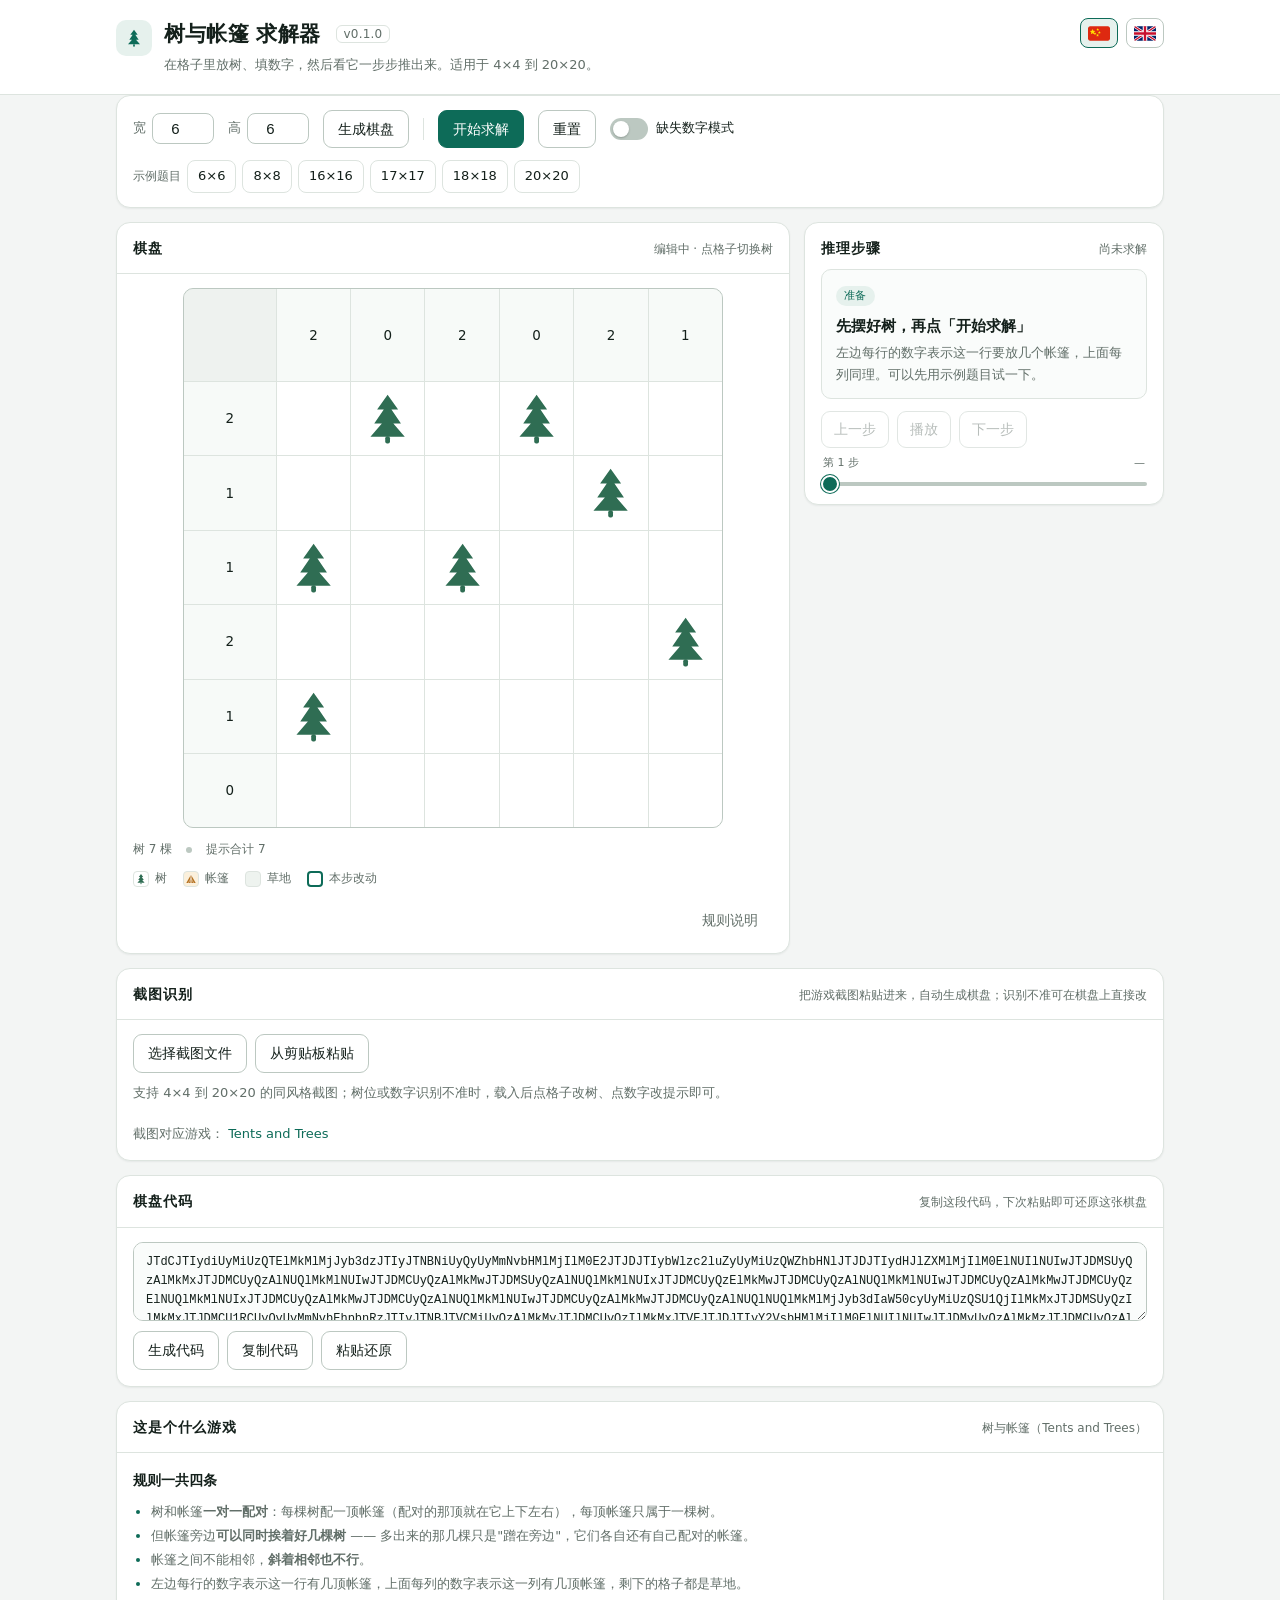
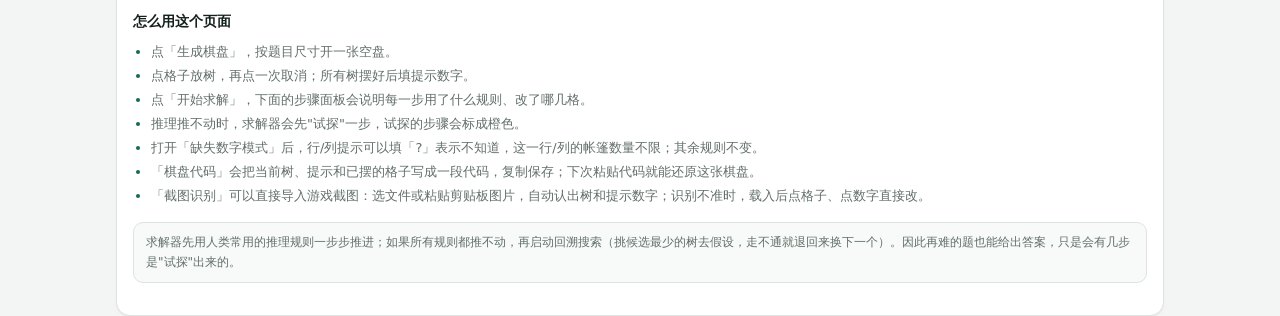
<file: index.html>
<!DOCTYPE html>
<html lang="zh-CN">

<head>
    <meta charset="UTF-8">
    <meta name="viewport" content="width=device-width, initial-scale=1">
    <title>树与帐篷 · 求解器</title>
    <meta name="description" content="树与帐篷（Tents and Trees）谜题求解器：支持 4×4 到 20×20，逐步演示推理过程。">
    <link rel="icon"
        href="data:image/svg+xml,%3Csvg xmlns='http://www.w3.org/2000/svg' viewBox='0 0 32 32'%3E%3Crect width='32' height='32' rx='9' fill='%230d6b58'/%3E%3Cpath d='M8 24 L13 12 L18 24 Z' fill='%23ffffff'/%3E%3Cpath d='M19 24 L23.5 15 L28 24 Z' fill='%23f0c27b'/%3E%3C/svg%3E">
    <link rel="stylesheet" href="css/style.css">
</head>

<body>
    <!-- 图标定义一次，后面用 <use> 复用。
         tree / tent 两个 symbol 就是棋盘上唯一的两个图形元素。 -->
    <svg width="0" height="0" style="position:absolute" aria-hidden="true">
        <defs>
            <symbol id="i-tree" viewBox="0 0 24 24">
                <path d="M12 2 L16.4 8.2 H13.6 L17.6 14 H14.4 L19.2 19.6 H4.8 L9.6 14 H6.4 L10.4 8.2 H7.6 Z"
                    fill="currentColor" />
                <rect x="11" y="19.4" width="2" height="3" rx="0.8" fill="currentColor" />
            </symbol>
            <symbol id="i-tent" viewBox="0 0 24 24">
                <path d="M12 3.4 L21.4 20 H2.6 Z" fill="currentColor" />
                <path d="M12 3.4 L12 20" stroke="#ffffff" stroke-width="1.6" stroke-linecap="round"
                    fill="none" />
                <path d="M6.6 20 L12 10.6 L17.4 20" stroke="#ffffff" stroke-width="1.2" stroke-linecap="round"
                    fill="none" opacity="0.7" />
            </symbol>
        </defs>
    </svg>

    <header class="page-head">
        <div class="wrap head-inner">
            <div class="brand">
                <span class="brand-mark">
                    <svg viewBox="0 0 24 24" width="20" height="20" aria-hidden="true">
                        <use href="#i-tree" xlink:href="#i-tree" style="color:#0d6b58" />
                    </svg>
                </span>
                <div>
                    <h1><span data-i18n="app.title">树与帐篷 求解器</span>
                        <span class="version" data-i18n="app.version">v0.1.0</span></h1>
                    <p data-i18n="app.subtitle">在格子里放树、填数字，然后看它一步步推出来。适用于 4×4 到 20×20。</p>
                </div>
            </div>
            <div class="lang-switch" role="group" data-i18n-aria="aria.langSwitch">
                <button type="button" id="langZh" class="lang-btn is-active" title="中文" data-i18n-aria="aria.langZh">
                    <svg viewBox="0 0 24 16" width="22" height="15" aria-hidden="true">
                        <rect width="24" height="16" rx="2" fill="#de2910" />
                        <path d="M5 3.2l.9 1.9 2.1.2-1.6 1.4.5 2.1L5 7.7 3.1 8.8l.5-2.1L2 5.3l2.1-.2z" fill="#ffde00" />
                        <path d="M10.6 2.2l.45.95 1.05.1-0.8.7.23 1.05-.93-.55-.93.55.23-1.05-.8-.7 1.05-.1zM12.4 5.4l.45.95 1.05.1-.8.7.23 1.05-.93-.55-.93.55.23-1.05-.8-.7 1.05-.1zM10.4 8.4l.45.95 1.05.1-.8.7.23 1.05-.93-.55-.93.55.23-1.05-.8-.7 1.05-.1zM7.6 6.6l.45.95 1.05.1-.8.7.23 1.05-.93-.55-.93.55.23-1.05-.8-.7 1.05-.1z" fill="#ffde00" />
                    </svg>
                </button>
                <button type="button" id="langEn" class="lang-btn" title="English" data-i18n-aria="aria.langEn">
                    <svg viewBox="0 0 24 16" width="22" height="15" aria-hidden="true">
                        <rect width="24" height="16" rx="2" fill="#012169" />
                        <path d="M0 0l24 16M24 0L0 16" stroke="#fff" stroke-width="3" />
                        <path d="M0 0l24 16M24 0L0 16" stroke="#c8102e" stroke-width="1.4" />
                        <path d="M12 0v16M0 8h24" stroke="#fff" stroke-width="5" />
                        <path d="M12 0v16M0 8h24" stroke="#c8102e" stroke-width="2.6" />
                    </svg>
                </button>
            </div>
        </div>
    </header>

    <main class="wrap">
        <!-- ============ 工具栏 ============ -->
        <section class="panel toolbar" aria-label="操作" data-i18n-aria="aria.toolbar">
            <div class="toolbar-row">
                <span class="field">
                    <span data-i18n="app.width">宽</span>
                    <input id="sizeW" type="number" min="4" max="20" step="1" value="6" data-i18n-aria="app.widthAria">
                </span>
                <span class="field">
                    <span data-i18n="app.height">高</span>
                    <input id="sizeH" type="number" min="4" max="20" step="1" value="6" data-i18n-aria="app.heightAria">
                </span>
                <button id="btnCreate" class="btn" type="button" data-i18n="app.create">生成棋盘</button>
                <span class="toolbar-sep" aria-hidden="true"></span>
                <button id="btnSolve" class="btn btn-primary" type="button" data-i18n="app.solve">开始求解</button>
                <button id="btnReset" class="btn" type="button"
                    data-i18n="app.reset" data-i18n-title="app.resetTitle">重置</button>
                <label class="switch-field" data-i18n-title="app.missingTitle">
                    <input type="checkbox" id="missingToggle">
                    <span class="switch-track" aria-hidden="true"><span class="switch-knob"></span></span>
                    <span class="switch-label" data-i18n="app.missingMode">缺失数字模式</span>
                </label>
            </div>
            <div class="toolbar-row" style="margin-top:12px">
                <div class="demo-group" id="demoGroup">
                    <span class="label" data-i18n="app.demos">示例题目</span>
                    <!-- 按钮由 render.js 按 demos.js 里的数据自动生成 -->
                </div>
            </div>
        </section>

        <!-- ============ 棋盘 + 步骤 ============ -->
        <div class="workspace">
            <section class="panel board-panel" aria-label="棋盘" data-i18n-aria="aria.board">
                <div class="panel-title">
                    <h2 data-i18n="board.title">棋盘</h2>
                    <span class="hint" id="boardModeHint" data-i18n="board.editHint">编辑中 · 点格子切换树</span>
                </div>

                <div class="board-scroll">
                    <div id="board" class="board"></div>
                </div>

                <div class="board-note" id="boardNote"></div>

                <div class="legend">
                    <span class="legend-item">
                        <span class="legend-swatch" style="background:#fff">
                            <svg viewBox="0 0 24 24" style="color:#2f6d53"><use href="#i-tree"
                                    xlink:href="#i-tree" /></svg>
                        </span>
                        <span data-i18n="legend.tree">树</span>
                    </span>
                    <span class="legend-item">
                        <span class="legend-swatch" style="background:#fbf0dc">
                            <svg viewBox="0 0 24 24" style="color:#b5711f"><use href="#i-tent"
                                    xlink:href="#i-tent" /></svg>
                        </span><span data-i18n="legend.tent">帐篷</span>
                    </span>
                    <span class="legend-item">
                        <span class="legend-swatch" style="background:#eef3ef"></span>
                        <span data-i18n="legend.grass">草地</span>
                    </span>
                    <span class="legend-item">
                        <span class="legend-swatch" style="background:#fff;border:2px solid #0d6b58"></span>
                        <span data-i18n="legend.changed">本步改动</span>
                    </span>
                </div>

                <div class="board-foot">
                    <button id="btnHelp" class="btn btn-ghost" type="button" aria-expanded="true"
                        aria-controls="helpPanel" data-i18n="help.button">规则说明</button>
                </div>
            </section>

            <aside class="panel steps-panel" aria-label="推理步骤" data-i18n-aria="aria.steps">
                <div class="step-head">
                    <h2 data-i18n="steps.title">推理步骤</h2>
                    <span class="counter" id="stepCounter" data-i18n="steps.unsolved">尚未求解</span>
                </div>

                <div class="step-card" id="stepCard">
                    <span class="tag" id="stepTag" data-i18n="steps.ready">准备</span>
                    <h3 id="stepTitle" data-i18n="steps.readyTitle">先摆好树，再点"开始求解"</h3>
                    <p id="stepNote" data-i18n="steps.readyNote">左边每行的数字表示这一行要放几个帐篷，上面每列同理。可以先用示例题目试一下。</p>
                </div>

                <div class="step-controls">
                    <button id="btnPrev" class="btn" type="button" data-i18n="steps.prev">上一步</button>
                    <button id="btnPlay" class="btn" type="button" data-i18n="steps.play">播放</button>
                    <button id="btnNext" class="btn" type="button" data-i18n="steps.next">下一步</button>
                </div>

                <div class="slider-wrap">
                    <div class="slider-label">
                        <span id="sliderFrom" data-i18n="steps.stepFrom">第 1 步</span>
                        <span id="sliderTo">—</span>
                    </div>
                    <input id="stepSlider" class="slider" type="range" min="1" max="1" value="1"
                        aria-label="选择步骤" data-i18n-aria="aria.slider">
                </div>

                <ol class="step-list" id="stepList"></ol>
            </aside>
        </div>

        <!-- ============ 截图识别 ============ -->
        <section class="panel shot-panel" aria-label="截图识别" data-i18n-aria="aria.shot">
            <div class="panel-title">
                <h2 data-i18n="shot.title">截图识别</h2>
                <span class="hint" data-i18n="shot.hint">把游戏截图粘贴进来，自动生成棋盘；识别不准可在棋盘上直接改</span>
            </div>
            <div class="shot-body">
                <div class="shot-actions">
                    <button id="btnPickShot" class="btn" type="button" data-i18n="shot.pick">选择截图文件</button>
                    <button id="btnPasteShot" class="btn" type="button" data-i18n="shot.paste">从剪贴板粘贴</button>
                    <input type="file" id="shotFile" accept="image/*" hidden>
                </div>
                <img id="shotPreview" class="shot-preview" alt="截图预览" hidden>
                <div class="shot-status" id="shotStatus" data-i18n="shot.status">
                    支持 4×4 到 20×20 的同风格截图；树位或数字识别不准时，载入后点格子改树、点数字改提示即可。
                </div>
                <p class="shot-game">
                    <span data-i18n="shot.gamePrefix">截图对应游戏</span>：
                    <a href="https://store.steampowered.com/app/2310810/" target="_blank" rel="noopener noreferrer"
                        data-i18n="shot.gameName">Tents and Trees</a>
                </p>
            </div>
        </section>

        <!-- ============ 棋盘代码（导出 / 还原） ============ -->
        <section class="panel code-panel" aria-label="棋盘代码" data-i18n-aria="aria.code">
            <div class="panel-title">
                <h2 data-i18n="code.title">棋盘代码</h2>
                <span class="hint" data-i18n="code.hint">复制这段代码，下次粘贴即可还原这张棋盘</span>
            </div>
            <div class="code-body">
                <textarea id="codeBox" class="code-box" rows="3"
                    data-i18n-ph="code.placeholder"></textarea>
                <div class="code-actions">
                    <button id="btnGenCode" class="btn" type="button" data-i18n="code.gen">生成代码</button>
                    <button id="btnCopyCode" class="btn" type="button" data-i18n="code.copy">复制代码</button>
                    <button id="btnPasteCode" class="btn" type="button" data-i18n="code.restore">粘贴还原</button>
                </div>
            </div>
        </section>

        <!-- ============ 规则说明 ============ -->
        <section class="panel help" id="helpPanel" aria-label="规则说明" data-i18n-aria="aria.help">
            <div class="panel-title">
                <h2 data-i18n="help.title">这是个什么游戏</h2>
                <span class="hint" data-i18n="help.subtitle">树与帐篷（Tents and Trees）</span>
            </div>
            <div class="help-body">
                <div>
                    <h3 style="font-size:14px;margin-bottom:8px" data-i18n="help.rulesTitle">规则一共四条</h3>
                    <ul>
                        <li data-i18n-html="help.rule1">树和帐篷<b>一对一配对</b>：每棵树配一顶帐篷（配对的那顶就在它上下左右），每顶帐篷只属于一棵树。</li>
                        <li data-i18n-html="help.rule2">但帐篷旁边<b>可以同时挨着好几棵树</b> —— 多出来的那几棵只是"蹭在旁边"，它们各自还有自己配对的帐篷。</li>
                        <li data-i18n-html="help.rule3">帐篷之间不能相邻，<b>斜着相邻也不行</b>。</li>
                        <li data-i18n="help.rule4">左边每行的数字表示这一行有几顶帐篷，上面每列的数字表示这一列有几顶帐篷，剩下的格子都是草地。</li>
                    </ul>
                </div>
                <div>
                    <h3 style="font-size:14px;margin-bottom:8px" data-i18n="help.howTitle">怎么用这个页面</h3>
                    <ul>
                        <li data-i18n="help.how1">点「生成棋盘」，按题目尺寸开一张空盘。</li>
                        <li data-i18n="help.how2">点格子放树，再点一次取消；所有树摆好后填提示数字。</li>
                        <li data-i18n="help.how3">点「开始求解」，下面的步骤面板会说明每一步用了什么规则、改了哪几格。</li>
                        <li data-i18n="help.how4">推理推不动时，求解器会先"试探"一步，试探的步骤会标成橙色。</li>
                        <li data-i18n="help.how5">打开「缺失数字模式」后，行/列提示可以填「?」表示不知道，这一行/列的帐篷数量不限；其余规则不变。</li>
                        <li data-i18n="help.how6">「棋盘代码」会把当前树、提示和已摆的格子写成一段代码，复制保存；下次粘贴代码就能还原这张棋盘。</li>
                        <li data-i18n="help.how7">「截图识别」可以直接导入游戏截图：选文件或粘贴剪贴板图片，自动认出树和提示数字；识别不准时，载入后点格子、点数字直接改。</li>
                    </ul>
                </div>
                <p class="help-note" data-i18n="help.note">
                    求解器先用人类常用的推理规则一步步推进；如果所有规则都推不动，再启动回溯搜索（挑候选最少的树去假设，走不通就退回来换下一个）。
                    因此再难的题也能给出答案，只是会有几步是"试探"出来的。
                </p>
            </div>
        </section>
    </main>

    <div class="toast" id="toast" role="status" aria-live="polite"></div>

    <!-- 模块顺序就是依赖顺序：先有数据，再有规则，最后才是界面 -->
    <script src="js/core.js"></script>
    <script src="js/i18n.js"></script>
    <script src="js/rules.js"></script>
    <script src="js/demos.js"></script>
    <script src="js/solver.js"></script>
    <script src="js/backtrack.js"></script>
    <script src="js/recognize.js"></script>
    <script src="js/render.js"></script>
    <script src="js/app.js"></script>
</body>

</html>
</file>
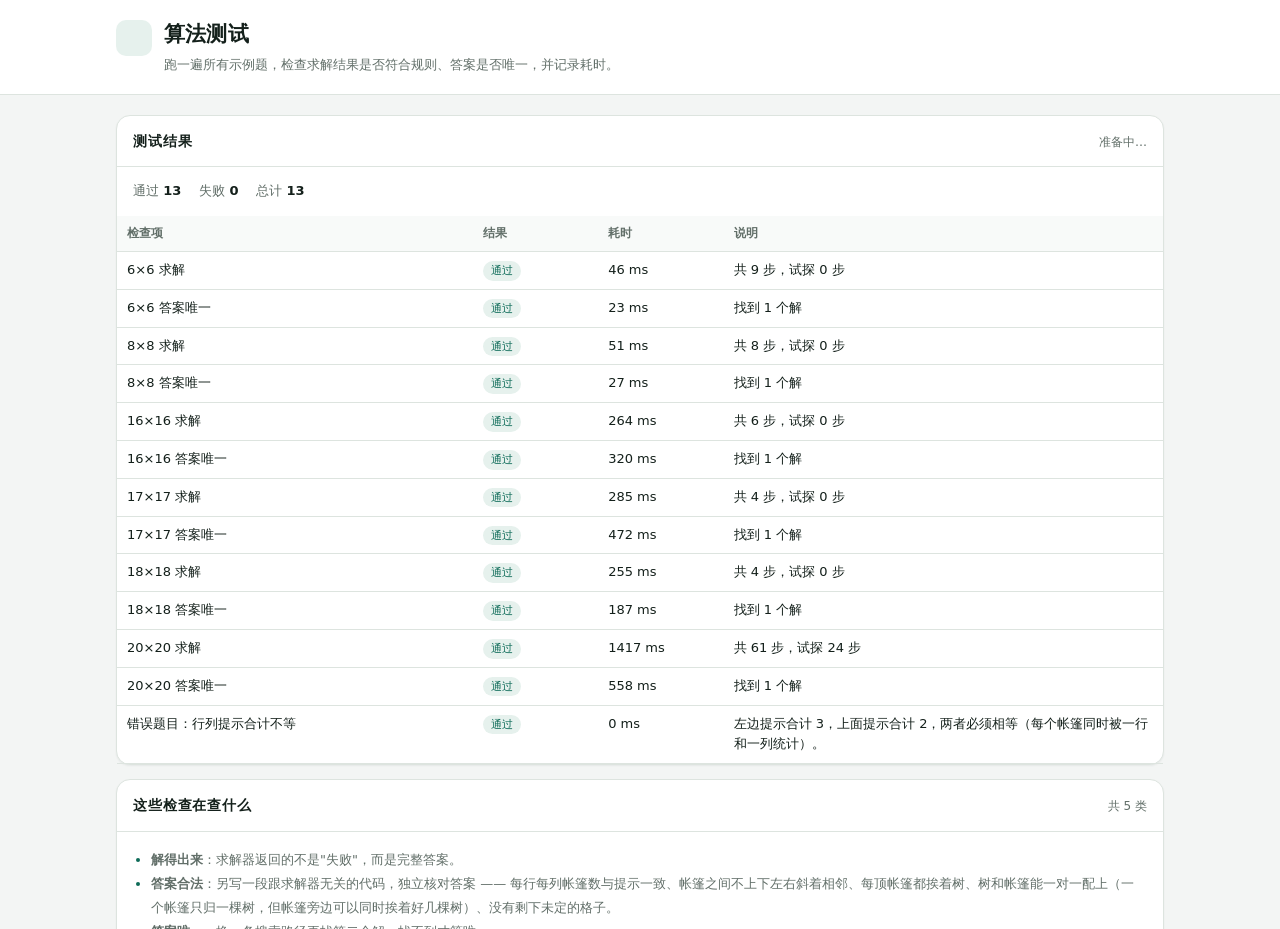
<file: 算法测试.html>
<!DOCTYPE html>
<html lang="zh-CN">

<head>
    <meta charset="UTF-8">
    <meta name="viewport" content="width=device-width, initial-scale=1">
    <title>树与帐篷 · 算法测试</title>
    <link rel="icon"
        href="data:image/svg+xml,%3Csvg xmlns='http://www.w3.org/2000/svg' viewBox='0 0 32 32'%3E%3Crect width='32' height='32' rx='9' fill='%230d6b58'/%3E%3Cpath d='M8 24 L13 12 L18 24 Z' fill='%23ffffff'/%3E%3Cpath d='M19 24 L23.5 15 L28 24 Z' fill='%23f0c27b'/%3E%3C/svg%3E">
    <link rel="stylesheet" href="css/style.css">
    <style>
        .test-table {
            width: 100%;
            border-collapse: collapse;
            font-size: 13px;
        }

        .test-table th,
        .test-table td {
            padding: 8px 10px;
            border-bottom: 1px solid var(--line);
            text-align: left;
            vertical-align: top;
        }

        .test-table th {
            font-weight: 600;
            font-size: 12px;
            color: var(--muted);
            background: #f8faf9;
        }

        .test-table td.num {
            font-variant-numeric: tabular-nums;
            white-space: nowrap;
        }

        .badge {
            display: inline-block;
            padding: 1px 8px;
            border-radius: 999px;
            font-size: 11px;
            white-space: nowrap;
        }

        .badge.pass {
            background: var(--accent-soft);
            color: var(--accent);
        }

        .badge.fail {
            background: var(--danger-soft);
            color: var(--danger);
        }

        .badge.wait {
            background: #f1f3f2;
            color: var(--muted);
        }

        .summary {
            display: flex;
            flex-wrap: wrap;
            gap: 8px 18px;
            padding: 14px 16px;
            font-size: 13px;
            color: var(--muted);
        }

        .summary strong {
            color: var(--ink);
            font-variant-numeric: tabular-nums;
        }

        .scroll {
            overflow-x: auto;
        }
    </style>
</head>

<body>
    <header class="page-head">
        <div class="wrap head-inner">
            <div class="brand">
                <span class="brand-mark">
                    <svg viewBox="0 0 24 24" width="20" height="20" aria-hidden="true">
                        <use href="#i-tree" xlink:href="#i-tree" style="color:#0d6b58" />
                    </svg>
                </span>
                <div>
                    <h1>算法测试</h1>
                    <p>跑一遍所有示例题，检查求解结果是否符合规则、答案是否唯一，并记录耗时。</p>
                </div>
            </div>
        </div>
    </header>

    <main class="wrap" style="padding-top:20px">
        <section class="panel">
            <div class="panel-title">
                <h2>测试结果</h2>
                <span class="hint" id="status">准备中…</span>
            </div>
            <div class="summary">
                <span>通过 <strong id="passCount">0</strong></span>
                <span>失败 <strong id="failCount">0</strong></span>
                <span>总计 <strong id="totalCount">0</strong></span>
            </div>
            <div class="scroll">
                <table class="test-table">
                    <thead>
                        <tr>
                            <th style="width:34%">检查项</th>
                            <th style="width:12%">结果</th>
                            <th style="width:12%">耗时</th>
                            <th>说明</th>
                        </tr>
                    </thead>
                    <tbody id="rows"></tbody>
                </table>
            </div>
        </section>

        <section class="panel help" style="margin-top:14px">
            <div class="panel-title">
                <h2>这些检查在查什么</h2>
                <span class="hint">共 5 类</span>
            </div>
            <div class="help-body">
                <ul>
                    <li><b>解得出来</b>：求解器返回的不是"失败"，而是完整答案。</li>
                    <li><b>答案合法</b>：另写一段跟求解器无关的代码，独立核对答案 —— 每行每列帐篷数与提示一致、帐篷之间不上下左右斜着相邻、每顶帐篷都挨着树、树和帐篷能一对一配上（一个帐篷只归一棵树，但帐篷旁边可以同时挨着好几棵树）、没有剩下未定的格子。</li>
                    <li><b>答案唯一</b>：换一条搜索路径再找第二个解，找不到才算唯一。</li>
                    <li><b>题目检查</b>：故意填错提示数字，看它能不能给出人话错误提示。</li>
                    <li><b>性能</b>：每个尺寸的求解耗时，20×20 用来确认扩展之后还够快。</li>
                </ul>
            </div>
        </section>
    </main>

    <script src="js/core.js"></script>
    <script src="js/i18n.js"></script>
    <script src="js/rules.js"></script>
    <script src="js/demos.js"></script>
    <script src="js/solver.js"></script>
    <script src="js/backtrack.js"></script>
    <script>
        (function () {
            'use strict';

            var CELL = TT.CELL;
            var rowsEl = document.getElementById('rows');
            var passEl = document.getElementById('passCount');
            var failEl = document.getElementById('failCount');
            var totalEl = document.getElementById('totalCount');
            var statusEl = document.getElementById('status');

            var pass = 0;
            var fail = 0;
            var total = 0;

            /* 往表格里加一行，返回这一行的"结果"单元格，方便后面更新 */
            function addRow(name, detail) {
                var tr = document.createElement('tr');

                var tdName = document.createElement('td');
                tdName.textContent = name;

                var tdResult = document.createElement('td');
                var badge = document.createElement('span');
                badge.className = 'badge wait';
                badge.textContent = '进行中';
                tdResult.appendChild(badge);

                var tdTime = document.createElement('td');
                tdTime.className = 'num';

                var tdDetail = document.createElement('td');
                tdDetail.textContent = detail || '';

                tr.appendChild(tdName);
                tr.appendChild(tdResult);
                tr.appendChild(tdTime);
                tr.appendChild(tdDetail);
                rowsEl.appendChild(tr);

                return { badge: badge, time: tdTime, detail: tdDetail };
            }

            function settle(row, ok, ms, detail) {
                total++;
                if (ok) { pass++; } else { fail++; }

                row.badge.className = 'badge ' + (ok ? 'pass' : 'fail');
                row.badge.textContent = ok ? '通过' : '失败';
                row.time.textContent = ms == null ? '—' : ms + ' ms';
                if (detail) {
                    row.detail.textContent = detail;
                }

                passEl.textContent = String(pass);
                failEl.textContent = String(fail);
                totalEl.textContent = String(total);
            }

            /* ------------------------------------------------------------------
             * 独立核对：这段代码不看求解器的任何中间结果，只看最终棋盘
             * ------------------------------------------------------------------ */

            function verify(TT_, puzzle, cells) {
                var problems = [];
                var rows = puzzle.rows;
                var cols = puzzle.cols;

                // 1. 不能有未定的格子
                for (var r = 0; r < rows; r++) {
                    for (var c = 0; c < cols; c++) {
                        if (cells[r][c] === CELL.UNKNOWN) {
                            problems.push('第 ' + (r + 1) + ' 行第 ' + (c + 1) + ' 列还没确定');
                        }
                    }
                }

                // 2. 每行每列的帐篷数量要和提示一致
                for (var r2 = 0; r2 < rows; r2++) {
                    var rowTents = 0;
                    for (var c2 = 0; c2 < cols; c2++) {
                        if (cells[r2][c2] === CELL.TENT) { rowTents++; }
                    }
                    if (rowTents !== puzzle.rowHints[r2]) {
                        problems.push('第 ' + (r2 + 1) + ' 行有 ' + rowTents + ' 个帐篷，提示是 ' + puzzle.rowHints[r2]);
                    }
                }
                for (var c3 = 0; c3 < cols; c3++) {
                    var colTents = 0;
                    for (var r3 = 0; r3 < rows; r3++) {
                        if (cells[r3][c3] === CELL.TENT) { colTents++; }
                    }
                    if (colTents !== puzzle.colHints[c3]) {
                        problems.push('第 ' + (c3 + 1) + ' 列有 ' + colTents + ' 个帐篷，提示是 ' + puzzle.colHints[c3]);
                    }
                }

                // 3. 帐篷之间不能相邻；每个帐篷至少要挨着一棵树
                var dirs4 = [[-1, 0], [1, 0], [0, -1], [0, 1]];
                var dirs8 = [[-1, -1], [-1, 0], [-1, 1], [0, -1], [0, 1], [1, -1], [1, 0], [1, 1]];
                for (var r5 = 0; r5 < rows; r5++) {
                    for (var c5 = 0; c5 < cols; c5++) {
                        if (cells[r5][c5] !== CELL.TENT) { continue; }

                        var trees = 0;
                        for (var d2 = 0; d2 < 4; d2++) {
                            var rr2 = r5 + dirs4[d2][0];
                            var cc2 = c5 + dirs4[d2][1];
                            if (rr2 >= 0 && rr2 < rows && cc2 >= 0 && cc2 < cols && cells[rr2][cc2] === CELL.TREE) {
                                trees++;
                            }
                        }
                        if (trees === 0) {
                            problems.push('第 ' + (r5 + 1) + ' 行第 ' + (c5 + 1) + ' 列的帐篷没挨着任何树');
                        }

                        for (var d3 = 0; d3 < 8; d3++) {
                            var rr3 = r5 + dirs8[d3][0];
                            var cc3 = c5 + dirs8[d3][1];
                            if (rr3 >= 0 && rr3 < rows && cc3 >= 0 && cc3 < cols && cells[rr3][cc3] === CELL.TENT) {
                                problems.push('第 ' + (r5 + 1) + ' 行第 ' + (c5 + 1) + ' 列的帐篷挨着另一个帐篷');
                            }
                        }
                    }
                }

                // 4. 树和帐篷必须能"一对一配对"
                //    —— 每棵树配一顶帐篷，每顶帐篷只属于一棵树；
                //       但一顶帐篷旁边可以同时挨着好几棵树（那是别人的树）。
                //    所以这里不做"数了几顶帐篷"的局部判断，而是老老实实做一次配对。
                var treePos = [];
                for (var r6 = 0; r6 < rows; r6++) {
                    for (var c6 = 0; c6 < cols; c6++) {
                        if (cells[r6][c6] === CELL.TREE) { treePos.push([r6, c6]); }
                    }
                }

                var tentPos = [];
                var tentId = {};
                for (var r7 = 0; r7 < rows; r7++) {
                    for (var c7 = 0; c7 < cols; c7++) {
                        if (cells[r7][c7] === CELL.TENT) {
                            tentId[r7 + ',' + c7] = tentPos.length;
                            tentPos.push([r7, c7]);
                        }
                    }
                }

                var options = [];
                for (var t = 0; t < treePos.length; t++) {
                    var list = [];
                    for (var d4 = 0; d4 < 4; d4++) {
                        var key = (treePos[t][0] + dirs4[d4][0]) + ',' + (treePos[t][1] + dirs4[d4][1]);
                        if (tentId[key] !== undefined) { list.push(tentId[key]); }
                    }
                    options.push(list);
                }

                var takenBy = [];
                for (var k = 0; k < tentPos.length; k++) { takenBy.push(-1); }

                function pairUp(index) {
                    if (index >= treePos.length) { return true; }
                    var list2 = options[index];
                    for (var i = 0; i < list2.length; i++) {
                        var tent = list2[i];
                        if (takenBy[tent] >= 0) { continue; }
                        takenBy[tent] = index;
                        if (pairUp(index + 1)) { return true; }
                        takenBy[tent] = -1;
                    }
                    return false;
                }

                if (treePos.length !== tentPos.length) {
                    problems.push('树 ' + treePos.length + ' 棵，帐篷 ' + tentPos.length + ' 个，数量不相等');
                } else if (!pairUp(0)) {
                    problems.push('树和帐篷配不成一对一（有树抢不到属于自己的帐篷）');
                }

                return problems;
            }

            /* 从示例数据造题目对象 */
            function puzzleFromDemo(demo) {
                var trees = [];
                for (var r = 0; r < demo.rows; r++) {
                    var line = [];
                    for (var c = 0; c < demo.cols; c++) {
                        line.push(demo.trees[r].charAt(c) === 'T');
                    }
                    trees.push(line);
                }
                return {
                    rows: demo.rows,
                    cols: demo.cols,
                    trees: trees,
                    rowHints: demo.rowHints.slice(),
                    colHints: demo.colHints.slice()
                };
            }

            /* ------------------------------------------------------------------
             * 测试用例排队执行：每题拆成"求解"和"唯一性"两行，
             * 中间用 setTimeout 让浏览器有机会刷新界面
             * ------------------------------------------------------------------ */

            var queue = [];

            TT.DEMOS.forEach(function (demo) {
                queue.push(function (next) {
                    var puzzle = puzzleFromDemo(demo);
                    var row = addRow(demo.name + ' 求解', demo.level + '难度');

                    var t0 = performance.now();
                    var result = TT.solve(puzzle, { maxNodes: 30000, timeLimit: 3000 });
                    var ms = Math.round(performance.now() - t0);

                    if (result.status !== 'solved') {
                        settle(row, false, ms, result.message || ('返回状态：' + result.status));
                        next();
                        return;
                    }

                    var last = result.steps[result.steps.length - 1];
                    var problems = verify(TT, puzzle, last.cells);

                    settle(row, problems.length === 0, ms,
                        problems.length === 0
                            ? '共 ' + result.steps.length + ' 步，试探 ' + result.stats.guesses + ' 步'
                            : problems.slice(0, 3).join('；'));
                    next();
                });

                queue.push(function (next) {
                    var puzzle = puzzleFromDemo(demo);
                    var row = addRow(demo.name + ' 答案唯一', '找第二个解，找不到才算唯一');

                    var t0 = performance.now();
                    var counted = TT.countSolutions(TT.createState(puzzle), 2, {
                        maxNodes: 300000,
                        timeLimit: 6000
                    });
                    var ms = Math.round(performance.now() - t0);

                    if (counted.timeout) {
                        settle(row, false, ms, '搜索超时，没能判断出是否唯一');
                    } else {
                        settle(row, counted.count === 1, ms, '找到 ' + counted.count + ' 个解');
                    }
                    next();
                });
            });

            // ---- 故意填错的题目：必须给出人话提示 ----
            queue.push(function (next) {
                var row = addRow('错误题目：行列提示合计不等', '左边合计 3，上面合计 2');

                var puzzle = {
                    rows: 4, cols: 4,
                    trees: [[true, false, false, false], [false, false, false, false],
                    [false, false, false, false], [false, false, false, false]],
                    rowHints: [1, 1, 1, 0],
                    colHints: [1, 1, 0, 0]
                };

                var message = TT.checkPuzzle(puzzle);
                settle(row, !!message, 0, message || '没有报错');
                next();
            });

            queue.push(function (next) {
                var row = addRow('错误题目：树比帐篷多', '1 棵树，提示合计 0');

                var puzzle = {
                    rows: 4, cols: 4,
                    trees: [[true, false, false, false], [false, false, false, false],
                    [false, false, false, false], [false, false, false, false]],
                    rowHints: [0, 0, 0, 0],
                    colHints: [0, 0, 0, 0]
                };

                var message = TT.checkPuzzle(puzzle);
                settle(row, !!message, 0, message || '没有报错');
                next();
            });

            queue.push(function (next) {
                var row = addRow('无解题目能被识别', '一棵树四周被提示堵死');

                var puzzle = {
                    rows: 4, cols: 4,
                    trees: [[false, true, false, false], [false, false, false, false],
                    [false, false, false, false], [false, false, false, false]],
                    rowHints: [0, 0, 0, 0],
                    colHints: [1, 0, 0, 0]
                };

                var t0 = performance.now();
                var result = TT.solve(puzzle, { maxNodes: 20000, timeLimit: 2000 });
                var ms = Math.round(performance.now() - t0);
                settle(row, result.status !== 'solved', ms,
                    (result.message || result.status) + '（这一步提示合计是 1，树只有 1 棵，但树的候选格都被 0 提示堵住了）');
                next();
            });

            function runNext() {
                if (queue.length === 0) {
                    statusEl.textContent = pass + ' 项通过，' + fail + ' 项失败';
                    return;
                }
                var job = queue.shift();
                setTimeout(function () {
                    job(runNext);
                }, 30);
            }

            window.addEventListener('load', runNext);

        })();
    </script>
</body>

</html>
</file>
<file: css/style.css>
/* ==========================================================================
 * style.css —— 界面样式
 *
 * 分四段：
 *   1. 基础变量与重置        7 个颜色变量 + 字体
 *   2. 页面骨架（头部/卡片）
 *   3. 棋盘
 *   4. 步骤面板与说明
 * 窄屏（手机）从第一行开始就是按 375px 设计的，宽屏在文件末尾用
 * @media (min-width: 900px) 追加。
 * ========================================================================== */

/* ---------------------------------------------------------------- 1. 变量 */
:root {
    --bg: #f3f5f4;
    --panel: #ffffff;
    --ink: #14201b;
    --muted: #626f69;
    --line: #dde4df;
    --line-strong: #bcc8c1;
    --accent: #0d6b58;
    --accent-soft: #e6f1ed;
    --tent: #b5711f;
    --tent-soft: #fbf0dc;
    --grass: #eef3ef;
    --danger: #a9392c;
    --danger-soft: #fbecea;

    --radius: 14px;
    --shadow: 0 1px 2px rgba(20, 32, 27, 0.06);
}

* {
    box-sizing: border-box;
}

html {
    -webkit-text-size-adjust: 100%;
}

body {
    margin: 0;
    background: var(--bg);
    color: var(--ink);
    font-family: "PingFang SC", "HarmonyOS Sans SC", "Microsoft YaHei UI",
        "Microsoft YaHei", "Source Han Sans SC", system-ui, -apple-system, sans-serif;
    font-size: 15px;
    line-height: 1.6;
    -webkit-font-smoothing: antialiased;
}

h1,
h2,
h3,
p,
ul,
ol {
    margin: 0;
}

button {
    font: inherit;
    color: inherit;
}

/* ------------------------------------------------------------ 2. 页面骨架 */

.wrap {
    width: 100%;
    max-width: 1080px;
    margin: 0 auto;
    padding: 0 16px;
}

.page-head {
    border-bottom: 1px solid var(--line);
    background: var(--panel);
}

.head-inner {
    display: flex;
    flex-wrap: wrap;
    align-items: flex-start;
    justify-content: space-between;
    gap: 12px;
    padding-top: 18px;
    padding-bottom: 18px;
}

.brand {
    display: flex;
    gap: 12px;
    align-items: flex-start;
    min-width: 0;
}

.brand-mark {
    flex: none;
    display: grid;
    place-items: center;
    width: 36px;
    height: 36px;
    margin-top: 2px;
    border-radius: 10px;
    background: var(--accent-soft);
}

.brand h1 {
    font-size: 21px;
    font-weight: 600;
    letter-spacing: 0.01em;
}

.brand p {
    margin-top: 2px;
    max-width: 46em;
    color: var(--muted);
    font-size: 13px;
    line-height: 1.7;
}

main {
    padding-top: 20px;
    padding-bottom: 40px;
}

.panel {
    background: var(--panel);
    border: 1px solid var(--line);
    border-radius: var(--radius);
    box-shadow: var(--shadow);
}

.panel-title {
    display: flex;
    align-items: baseline;
    justify-content: space-between;
    gap: 10px;
    padding: 14px 16px;
    border-bottom: 1px solid var(--line);
}

.panel-title h2 {
    font-size: 14px;
    font-weight: 600;
    letter-spacing: 0.06em;
}

.panel-title .hint {
    color: var(--muted);
    font-size: 12px;
}

/* ---- 工具栏 ---- */

.toolbar {
    padding: 14px 16px;
    margin-bottom: 14px;
}

.toolbar-row {
    display: flex;
    flex-wrap: wrap;
    align-items: center;
    gap: 10px 14px;
}

.field {
    display: inline-flex;
    align-items: center;
    gap: 6px;
    font-size: 13px;
    color: var(--muted);
}

.field input {
    width: 62px;
    padding: 6px 8px;
    text-align: center;
    font-variant-numeric: tabular-nums;
    font-size: 15px;
    color: var(--ink);
    background: #fff;
    border: 1px solid var(--line-strong);
    border-radius: 8px;
}

.field input:focus-visible,
.hint-input:focus-visible {
    outline: 2px solid var(--accent);
    outline-offset: 1px;
}

.btn {
    padding: 7px 14px;
    font-size: 14px;
    border-radius: 9px;
    border: 1px solid var(--line-strong);
    background: #fff;
    cursor: pointer;
    transition: background-color 0.15s, border-color 0.15s, color 0.15s;
}

.btn:hover {
    border-color: var(--accent);
    color: var(--accent);
}

.btn:active {
    transform: translateY(1px);
}

.btn:disabled {
    opacity: 0.45;
    cursor: not-allowed;
    border-color: var(--line-strong);
    color: var(--muted);
}

.btn-primary {
    background: var(--accent);
    border-color: var(--accent);
    color: #fff;
    font-weight: 500;
}

.btn-primary:hover {
    background: #0b5b4b;
    border-color: #0b5b4b;
    color: #fff;
}

.btn-primary:disabled {
    background: #9db8b1;
    border-color: #9db8b1;
    color: #fff;
}

.btn-ghost {
    background: transparent;
    border-color: transparent;
    color: var(--muted);
}

.btn-ghost:hover {
    color: var(--accent);
}

.toolbar-sep {
    width: 1px;
    height: 22px;
    background: var(--line);
}

.demo-group {
    display: flex;
    flex-wrap: wrap;
    align-items: center;
    gap: 6px;
}

.demo-group .label {
    font-size: 12px;
    color: var(--muted);
}

.demo-btn {
    padding: 5px 10px;
    font-size: 13px;
    border-radius: 8px;
    border: 1px solid var(--line);
    background: #fff;
    cursor: pointer;
    font-variant-numeric: tabular-nums;
}

.demo-btn:hover {
    border-color: var(--accent);
    color: var(--accent);
    background: var(--accent-soft);
}

/* ---- 开关（缺失数字模式） ---- */

.switch-field {
    display: inline-flex;
    align-items: center;
    gap: 8px;
    font-size: 13px;
    color: var(--muted);
    cursor: pointer;
    user-select: none;
}

.switch-field input {
    position: absolute;
    width: 0;
    height: 0;
    opacity: 0;
}

.switch-track {
    position: relative;
    flex: none;
    width: 38px;
    height: 22px;
    border-radius: 999px;
    background: var(--line-strong);
    transition: background-color 0.15s;
}

.switch-knob {
    position: absolute;
    top: 3px;
    left: 3px;
    width: 16px;
    height: 16px;
    border-radius: 50%;
    background: #fff;
    box-shadow: 0 1px 2px rgba(20, 32, 27, 0.25);
    transition: transform 0.15s;
}

.switch-field input:checked + .switch-track {
    background: var(--accent);
}

.switch-field input:checked + .switch-track .switch-knob {
    transform: translateX(16px);
}

.switch-field input:focus-visible + .switch-track {
    outline: 2px solid var(--accent);
    outline-offset: 1px;
}

.switch-label {
    color: var(--ink);
}

/* ---- 棋盘代码 ---- */

.code-panel {
    margin-top: 14px;
    padding: 0 0 16px;
}

.code-body {
    display: grid;
    gap: 10px;
    padding: 14px 16px 0;
}

.code-box {
    width: 100%;
    min-height: 64px;
    resize: vertical;
    padding: 10px 12px;
    border: 1px solid var(--line-strong);
    border-radius: 10px;
    background: #fafcfb;
    color: var(--ink);
    font-family: ui-monospace, "Cascadia Code", Consolas, "Microsoft YaHei", monospace;
    font-size: 12px;
    line-height: 1.6;
}

.code-box:focus-visible {
    outline: 2px solid var(--accent);
    outline-offset: 1px;
}

.code-actions {
    display: flex;
    flex-wrap: wrap;
    gap: 8px;
}

/* ---- 截图识别 ---- */

.shot-panel {
    margin-top: 14px;
    padding: 0 0 16px;
}

.shot-body {
    display: grid;
    gap: 10px;
    padding: 14px 16px 0;
}

.shot-actions {
    display: flex;
    flex-wrap: wrap;
    gap: 8px;
}

.shot-preview {
    max-width: 100%;
    max-height: 220px;
    border: 1px solid var(--line-strong);
    border-radius: 10px;
    object-fit: contain;
    background: #fafcfb;
}

.shot-status {
    font-size: 13px;
    color: var(--muted);
    line-height: 1.6;
}

/* ---- 主体两栏 ---- */

.workspace {
    display: grid;
    gap: 14px;
    align-items: start;
}

/* ------------------------------------------------------------ 3. 棋盘 */

.board-panel {
    padding: 0 0 14px;
}

.board-scroll {
    padding: 14px 14px 0;
    overflow-x: auto;
}

.board {
    display: grid;
    gap: 1px;
    width: 100%;
    max-width: 540px;
    margin: 0 auto;
    background: var(--line);
    border: 1px solid var(--line-strong);
    border-radius: 10px;
    overflow: hidden;
}

/* 左上角那一格 */
.corner {
    background: #eef2ef;
}

/* 提示数字格 */
.hint-cell {
    display: grid;
    place-items: center;
    min-width: 0;
    overflow: hidden;
    background: #f7faf8;
}

.hint-input {
    width: 100%;
    min-width: 0;
    height: 100%;
    padding: 0;
    border: 0;
    background: transparent;
    text-align: center;
    font-family: inherit;
    font-size: clamp(9px, 1.05vw, 14px);
    font-variant-numeric: tabular-nums;
    color: var(--ink);
    -moz-appearance: textfield;
}

.hint-input::-webkit-outer-spin-button,
.hint-input::-webkit-inner-spin-button {
    -webkit-appearance: none;
    margin: 0;
}

.hint-cell.is-over {
    background: var(--danger-soft);
}

.hint-cell.is-over .hint-input {
    color: var(--danger);
    font-weight: 600;
}

.hint-cell.is-done {
    background: var(--accent-soft);
}

.hint-cell.is-done .hint-input {
    color: var(--accent);
    font-weight: 600;
}

/* 游戏格 */
.cell {
    position: relative;
    display: block;
    padding: 0;
    border: 0;
    min-width: 0;
    overflow: hidden;
    background: #fff;
    cursor: pointer;
    transition: background-color 0.12s;
}

.cell.is-static {
    cursor: default;
}

.cell.f-tree {
    background: #fff;
}

.cell.f-grass {
    background: var(--grass);
}

.cell.f-tent {
    background: var(--tent-soft);
}

.cell:not(.is-static):hover {
    background: #f0f5f2;
}

.cell:not(.is-static).f-tent:hover {
    background: #f8e9cf;
}

.cell .icon {
    position: absolute;
    inset: 0;
    display: grid;
    place-items: center;
}

.cell .icon svg {
    width: 78%;
    height: 78%;
}

/* 刚被改动过的格子：加一圈描边，让人一眼看到"这一步变了什么" */
.cell.is-changed::after {
    content: "";
    position: absolute;
    inset: 0;
    border: 2px solid var(--accent);
    box-shadow: inset 0 0 0 2px rgba(13, 107, 88, 0.12);
    pointer-events: none;
}

@keyframes popIn {
    from {
        transform: scale(0.72);
        opacity: 0.4;
    }

    to {
        transform: scale(1);
        opacity: 1;
    }
}

.cell.is-changed .icon svg {
    animation: popIn 0.18s ease-out;
}

/* 棋盘下方状态条 */
.board-note {
    display: flex;
    flex-wrap: wrap;
    align-items: center;
    gap: 6px 14px;
    padding: 12px 16px 0;
    font-size: 12px;
    color: var(--muted);
}

.board-note .dot {
    width: 6px;
    height: 6px;
    border-radius: 50%;
    background: var(--line-strong);
}

.board-note .alert {
    color: var(--danger);
}

.board-note .ok {
    color: var(--accent);
}

/* 图例 */
.legend {
    display: flex;
    flex-wrap: wrap;
    gap: 6px 16px;
    padding: 10px 16px 0;
    font-size: 12px;
    color: var(--muted);
}

.legend-item {
    display: inline-flex;
    align-items: center;
    gap: 6px;
}

.legend-swatch {
    width: 16px;
    height: 16px;
    border-radius: 4px;
    border: 1px solid var(--line);
    display: grid;
    place-items: center;
}

.legend-swatch svg {
    width: 12px;
    height: 12px;
}

.board-foot {
    display: flex;
    justify-content: flex-end;
    padding: 12px 16px 0;
}

/* --------------------------------------------------------- 4. 步骤面板 */

.steps-panel {
    display: flex;
    flex-direction: column;
    min-height: 0;
}

.step-head {
    flex: none;
    display: flex;
    align-items: baseline;
    justify-content: space-between;
    gap: 10px;
    padding: 14px 16px 10px;
}

.step-head h2 {
    font-size: 14px;
    font-weight: 600;
    letter-spacing: 0.06em;
}

.step-head .counter {
    font-size: 12px;
    color: var(--muted);
    font-variant-numeric: tabular-nums;
}

.step-card {
    flex: none;
    margin: 0 16px;
    padding: 12px 14px;
    border: 1px solid var(--line);
    border-radius: 10px;
    background: #fafcfb;
    min-height: 96px;
}

.step-card .tag {
    display: inline-block;
    padding: 1px 8px;
    border-radius: 999px;
    font-size: 11px;
    letter-spacing: 0.04em;
    background: var(--accent-soft);
    color: var(--accent);
}

.step-card .tag.is-guess {
    background: var(--tent-soft);
    color: var(--tent);
}

.step-card .tag.is-done {
    background: #e4efe6;
    color: #2f6a45;
}

.step-card .tag.is-error {
    background: var(--danger-soft);
    color: var(--danger);
}

.step-card h3 {
    margin: 8px 0 4px;
    font-size: 15px;
    font-weight: 600;
}

.step-card p {
    color: var(--muted);
    font-size: 13px;
    line-height: 1.7;
}

.step-controls {
    flex: none;
    display: flex;
    align-items: center;
    gap: 8px;
    padding: 12px 16px 6px;
}

.step-controls .btn {
    padding: 6px 12px;
}

.slider {
    -webkit-appearance: none;
    appearance: none;
    width: 100%;
    height: 26px;
    margin: 0;
    background: transparent;
    cursor: pointer;
}

.slider::-webkit-slider-runnable-track {
    height: 4px;
    border-radius: 999px;
    background: var(--line-strong);
}

.slider::-webkit-slider-thumb {
    -webkit-appearance: none;
    appearance: none;
    width: 18px;
    height: 18px;
    margin-top: -7px;
    border-radius: 50%;
    background: var(--accent);
    border: 2px solid #fff;
    box-shadow: 0 0 0 1px var(--accent);
}

.slider::-moz-range-track {
    height: 4px;
    border-radius: 999px;
    background: var(--line-strong);
}

.slider::-moz-range-thumb {
    width: 18px;
    height: 18px;
    border-radius: 50%;
    background: var(--accent);
    border: 2px solid #fff;
}

.slider-wrap {
    flex: none;
    padding: 0 16px;
}

.slider-label {
    display: flex;
    justify-content: space-between;
    font-size: 11px;
    color: var(--muted);
    padding: 0 2px;
    font-variant-numeric: tabular-nums;
}

.step-list {
    flex: none;
    list-style: none;
    margin: 8px 0 0;
    padding: 0 8px 12px;
    max-height: 300px;
    overflow-y: auto;
    border-top: 1px solid var(--line);
}

.step-list:empty {
    display: none;
}

.step-item {
    display: flex;
    align-items: baseline;
    gap: 10px;
    width: 100%;
    padding: 7px 10px;
    border: 0;
    border-radius: 8px;
    background: transparent;
    cursor: pointer;
    text-align: left;
}

.step-item:hover {
    background: #f4f8f6;
}

.step-item.is-active {
    background: var(--accent-soft);
}

.step-item .no {
    flex: none;
    width: 26px;
    font-size: 11px;
    color: var(--muted);
    font-variant-numeric: tabular-nums;
    text-align: right;
}

.step-item .title {
    flex: 1;
    min-width: 0;
    font-size: 13px;
    overflow: hidden;
    text-overflow: ellipsis;
    white-space: nowrap;
}

.step-item .kind {
    flex: none;
    font-size: 11px;
    color: var(--muted);
}

.step-item.is-active .title {
    color: var(--accent);
    font-weight: 600;
}

/* ---- 说明 ---- */

.help {
    margin-top: 14px;
    padding: 0 0 16px;
}

.help-body {
    display: grid;
    gap: 14px;
    padding: 16px;
}

.help-body ul {
    padding-left: 18px;
    color: var(--muted);
    font-size: 13px;
    line-height: 1.85;
}

.help-body ul li::marker {
    color: var(--accent);
}

.help-note {
    padding: 10px 12px;
    border-radius: 10px;
    background: #f7faf8;
    border: 1px solid var(--line);
    font-size: 12px;
    color: var(--muted);
}

.help[hidden] {
    display: none;
}

/* 顶部提示条 */
.toast {
    position: fixed;
    left: 50%;
    bottom: 24px;
    transform: translate(-50%, 12px);
    max-width: calc(100vw - 32px);
    padding: 9px 16px;
    border-radius: 10px;
    background: #1d2a25;
    color: #f4f8f6;
    font-size: 13px;
    box-shadow: 0 8px 24px rgba(20, 32, 27, 0.18);
    opacity: 0;
    pointer-events: none;
    transition: opacity 0.18s, transform 0.18s;
    z-index: 20;
}

.toast.is-visible {
    opacity: 1;
    transform: translate(-50%, 0);
}

.toast.is-error {
    background: #7d2a21;
}

@media (prefers-reduced-motion: reduce) {
    * {
        animation-duration: 0.001ms !important;
        transition-duration: 0.001ms !important;
    }
}

/* ------------------------------------------------------------ 5. 宽屏 */

@media (min-width: 900px) {
    .workspace {
        grid-template-columns: minmax(0, 1fr) 360px;
    }

    .steps-panel {
        position: sticky;
        top: 16px;
    }
}

@media (max-width: 899px) {
    .board-scroll {
        padding: 12px 12px 0;
    }

    .workspace {
        grid-template-columns: minmax(0, 1fr);
    }

    .step-card {
        margin: 0 12px;
    }

    .steps-panel {
        order: 2;
    }
}

/* ------------------------------------------------------------ 版本号与语言切换 */

.version {
    margin-left: 8px;
    font-size: 12px;
    font-weight: 500;
    color: var(--muted);
    border: 1px solid var(--line);
    border-radius: 6px;
    padding: 1px 7px;
    vertical-align: middle;
}

.lang-switch {
    display: flex;
    gap: 8px;
    flex: none;
    align-items: center;
}

.lang-btn {
    display: grid;
    place-items: center;
    width: 38px;
    height: 30px;
    padding: 0;
    border: 1px solid var(--line-strong);
    border-radius: 8px;
    background: var(--panel);
    cursor: pointer;
}

.lang-btn.is-active {
    border-color: var(--accent);
    background: var(--accent-soft);
}

.lang-btn svg {
    display: block;
    border-radius: 2px;
}

.shot-game {
    margin-top: 10px;
    font-size: 13px;
    color: var(--muted);
}

.shot-game a {
    color: var(--accent);
    text-decoration: none;
}

.shot-game a:hover {
    text-decoration: underline;
}
</file>
